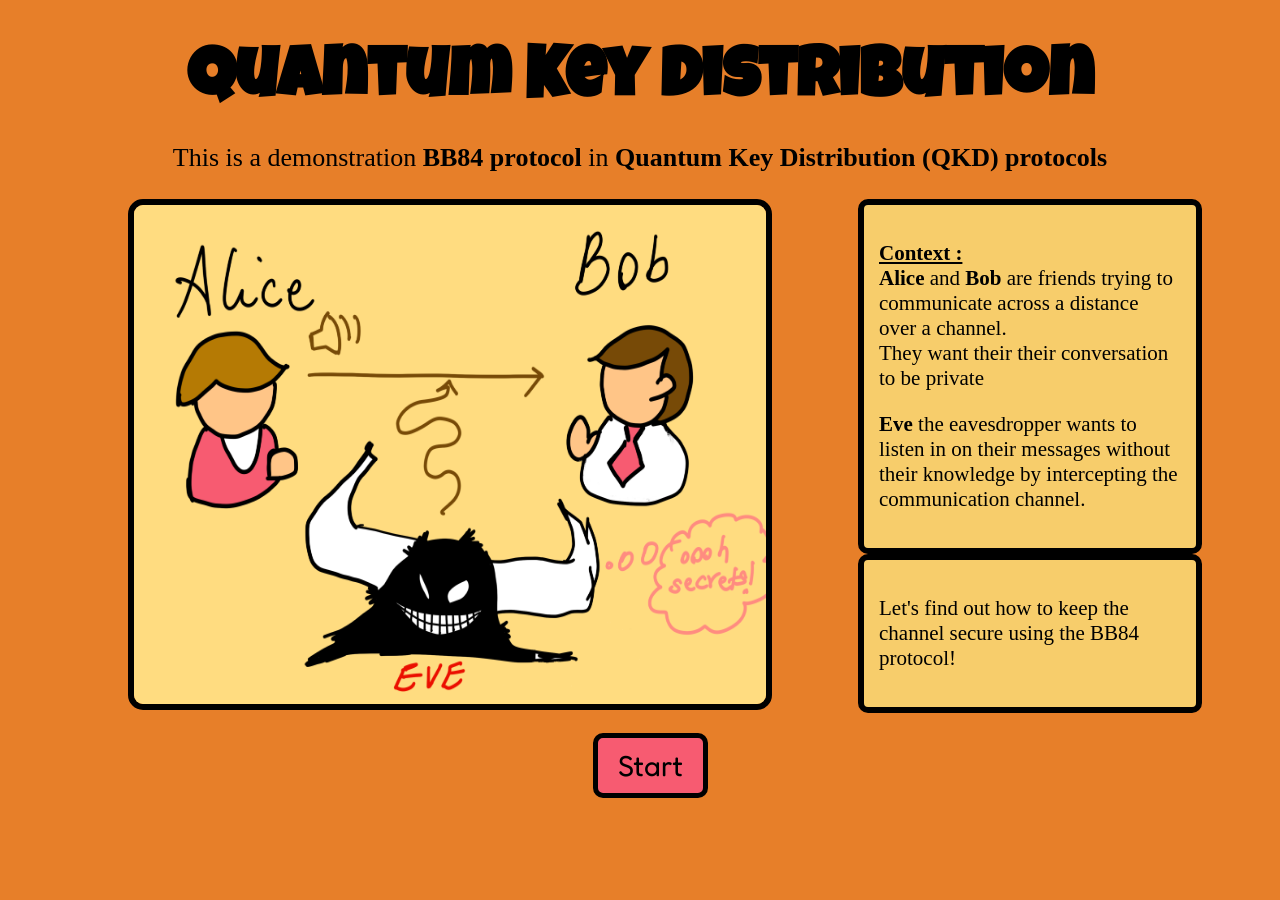
<file: index.html>
<!DOCTYPE html>
<html lang="en">
    <head>
        <meta charset="UTF-8">
        <meta name="viewport" content="width=device-width , initial-scale=1.0">
        <title>BB84 QKD simulator</title>
        <link rel="stylesheet" href="style0.css">
        <link href="https://fonts.googleapis.com/css2?family=Luckiest+Guy&family=Chewy&family=Fredoka+One&display=swap" rel="stylesheet">
        <link href="https://fonts.googleapis.com/css2?family=Bangers&family=Baloo+2&family=Paytone+One&display=swap" rel="stylesheet">

    </head>
    <body>
        <h1>Quantum Key Distribution</h1>
        <p class="toph">This is a demonstration <b>BB84 protocol</b> in <b>Quantum Key Distribution (QKD) protocols </b>
             </p>
        <div>
        <img class="img1" src="images/frame_01.png">
        <div class="box1">
        <p><b><U>Context :</U></b> <br><b>Alice</b> and <b>Bob</b> are friends trying to communicate across a distance over a channel.<br>They want their their conversation to be private</p>
        <p><b>Eve</b> the eavesdropper wants to listen in on their messages without their knowledge by intercepting the communication channel.</p>
        </div>
        <div class="box2">
            <p>Let's find out how to keep the channel secure using the BB84 protocol!</p>
        </div>
        </div>
        
        <div class="btn-container">
        <button class="start" onclick="showLoading()">Start</button>
        </div>
        <div id="loading-screen" style="display:none;">
            <h2>Loading<span id="dots">...</span></h2>
        </div>
        <script src="script.js"></script>
    </body>

</html>
</file>
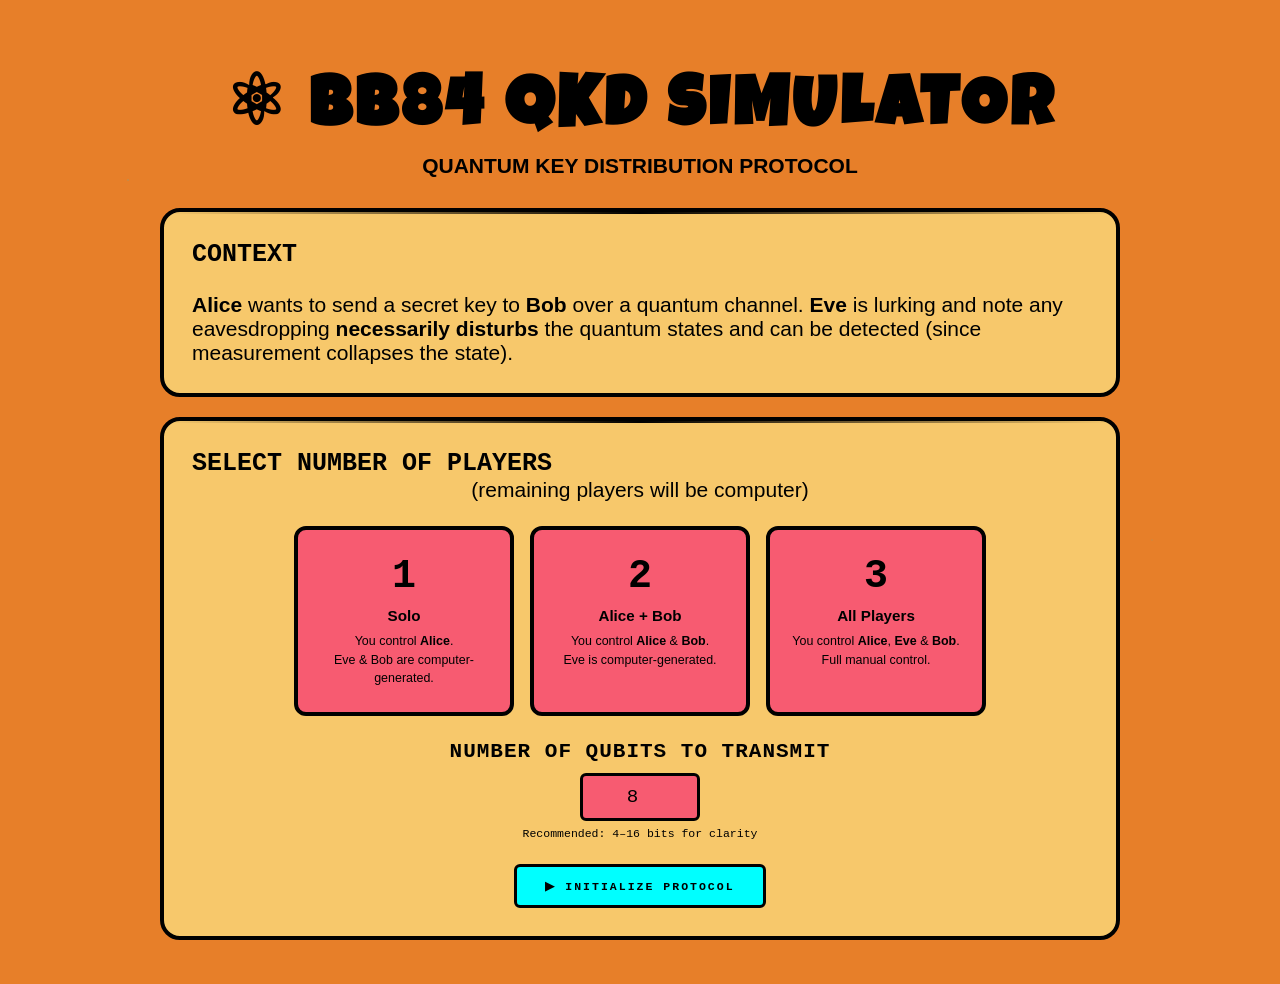
<file: bb84.html>
<!DOCTYPE html>
<html lang="en">
<head>
<meta charset="UTF-8"/>
<meta name="viewport" content="width=device-width, initial-scale=1.0"/>
<title>BB84 QKD Simulator</title>
 <link href="https://fonts.googleapis.com/css2?family=Luckiest+Guy&family=Chewy&family=Fredoka+One&display=swap" rel="stylesheet">
        <link href="https://fonts.googleapis.com/css2?family=Bangers&family=Baloo+2&family=Paytone+One&display=swap" rel="stylesheet">

    </head>
    <body><link rel="stylesheet" href="style.css"/>
</head>
<body>
<div class="app">

  <header>
    <h1>⚛ BB84 QKD SIMULATOR</h1>
    <p><b>QUANTUM KEY DISTRIBUTION PROTOCOL </b> </p>
  </header>

  <!-- PLAYER SELECT SCREEN -->
  <div id="screen-players">
    <div class="card neutral">
      <div class="header-p"><b>CONTEXT</b></div>
      <p >
        <br><strong>Alice</strong> wants to send a secret key to
        <strong>Bob</strong> over a quantum channel.
        <strong>Eve</strong> is lurking and note any eavesdropping
        <b>necessarily disturbs</b> the quantum states and can be detected (since measurement collapses the state).
      </p>
    </div>

    <div class="card neutral">
      <div class="header-p"><b>SELECT NUMBER OF PLAYERS</b> </div>
      <div class="text"><p>(remaining players will be computer)</p></div>
      <div class="player-options">
        <div class="player-card" id="pc1" onclick="selectPlayers(1)">
          <div class="player-count">1</div>
          <h3>Solo</h3>
          <p>You control <strong >Alice</strong>.<br>
          Eve &amp; Bob are computer-generated.</p>
        </div>
        <div class="player-card" id="pc2" onclick="selectPlayers(2)">
          <div class="player-count">2</div>
          <h3>Alice + Bob</h3>
          <p>You control <strong >Alice</strong> &amp; <strong>Bob</strong>.<br>
          Eve is computer-generated.</p>
        </div>
        <div class="player-card" id="pc3" onclick="selectPlayers(3)">
          <div class="player-count">3</div>
          <h3>All Players</h3>
          <p>You control <strong>Alice</strong>, <strong>Eve</strong> &amp; <strong>Bob</strong>.<br>
          Full manual control.</p>
        </div>
      </div>

      <div class="bit-count-area">
        <label><b>NUMBER OF QUBITS TO TRANSMIT</b></label>
        <div class="number"><input type="number" id="numBits" value="8" min="4" max="20"/></div>
        <div class="tooltip">Recommended: 4–16 bits for clarity</div>
      </div>

      <div class="btn-row" style="justify-content:center; margin-top:24px;">
        <button class="btn btn-primary" id="startBtn" onclick="startGame()" disabled>
          ▶ INITIALIZE PROTOCOL
        </button>
      </div>
    </div>
    
  </div>

  <!-- GAME SCREEN -->
  <div id="screen-game">

    <!-- Progress tracker -->
    <div class="progress-track" id="progressTrack"></div>

    <!-- STEP 1: Alice Input -->
    <div class="step-section" id="step-alice">
      <div class="img-box">
      <img src="images/frame_03.png">
    </div>
      <div class="card alice">
        <p><b>Prepare Alice's quantum states</b></p>
        <p>
          Alice prepares qubits by choosing a <strong style="color:var(--alice)">bit value</strong> (0 or 1)
          and a <strong >basis</strong> (Z = rectilinear ✚, X = diagonal ✕) for each qubit.
          <span id="alice-auto-note"></span>
        </p>

        <div class="bit-row">
          <div class="bit-row-label"><br><b>ALICE'S BITS (click to toggle 0 / 1)</b></div>
          <div class="bit-grid" id="aliceBits"></div>
        </div>
        <div class="bit-row">
          <div class="bit-row-label"><b>ALICE'S BASES (click to toggle Z / X)</b></div>
          <div class="bit-grid" id="aliceBases"></div>
        </div>

        <div class="divider"></div>

        <div class="bit-row">
          <p style="font-size: 17px;"><b>ALICE's QUANTUM STATES (auto-computed)</b><br></p>
          <div class="bit-grid" id="aliceStates"></div>
          <div class="legend">
            <div class="legend-item"><div class="legend-sym">|0⟩</div> Bit 0, Z-basis</div>
            <div class="legend-item"><div class="legend-sym">|1⟩</div> Bit 1, Z-basis</div>
            <div class="legend-item"><div class="legend-sym">|+⟩</div> Bit 0, X-basis</div>
            <div class="legend-item"><div class="legend-sym">|−⟩</div> Bit 1, X-basis</div>
          </div>
        </div>

        <div class="btn-row">
          <button class="btn btn-primary" onclick="goToEve()">NEXT → EVE INTERCEPTS</button>
          <button class="btn btn-ghost" onclick="randomizeAlice()">🎲 RANDOMIZE</button>
        </div>
      </div>
      
    </div>

    <!-- STEP 2: Eve Eavesdrop -->
    <div class="step-section" id="step-eve">
      <div class="img-box">
      <img src="images/frame_1.png">
    </div>
      

      <div class="card eve">
        <div ><b>EVE EAVESDROPPING</b></div>
        <p>
          Eve intercepts each qubit and measures it in her chosen basis before re-sending to Bob.
          If her basis doesn't match Alice's, she <em>collapses the quantum state</em>
          — introducing detectable errors.
          <span id="eve-auto-note"></span>
        </p>
        <div class="scanning-bar active" id="scanBar"></div>

        <div class="bit-row">
          <div>EVE'S MEASUREMENT BASES (click to toggle Z / X)</div>
          <div class="bit-grid" id="eveBases"></div>
        </div>
        <div class="bit-row">
          <div class="bit-row-label">EVE'S MEASURED STATES</div>
          <div class="bit-grid" id="eveMeasured"></div>
        </div>
        <div class="bit-row">
          <div class="bit-row-label">STATES FORWARDED TO BOB (re-prepared by Eve)</div>
          <div class="bit-grid" id="eveForwarded"></div>
        </div>

        <div class="info-box">
          ⚠ When Eve's basis matches Alice's: she gets the right bit and forwards the correct state.
          When it doesn't: she gets a random bit and forwards a disturbed state — Bob may measure the wrong value even with the correct basis.
        </div>

        <div class="btn-row">
          <button class="btn btn-eve" onclick="goToBob()">NEXT → BOB MEASURES</button>
          <button class="btn btn-ghost" onclick="goToAlice()">← BACK</button>
          <button class="btn btn-ghost" onclick="randomizeEve()">🎲 RANDOMIZE</button>
        </div>
      </div>
    </div>

    <!-- STEP 3: Bob Input -->
    <div class="step-section" id="step-bob">
      <div class="img-box">
      <img src="images/frame_5.png">
    </div>
      <div class="card bob">
        <p><b>BOB MEASURES QUBITS</b></p>
        <p>
          Bob receives the qubits (possibly disturbed by Eve) and measures each in a randomly chosen basis.
          He doesn't know Alice's bases yet.<br><br>
          <span id="bob-auto-note"></span>
        </p>

        <div class="bit-row">
          <div class="bit-row-label"><b>BOB'S MEASUREMENT BASES (click to toggle Z / X)</b></div>
          <div class="bit-grid" id="bobBases"></div>
        </div>
        <div class="bit-row">
          <div class="bit-row-label"><b>BOB'S MEASURED BITS</b></div>
          <div class="bit-grid" id="bobMeasured"></div>
        </div>

        <div class="btn-row">
          <button class="btn btn-bob" onclick="goToSift()">NEXT → SIFT KEY</button>
          <button class="btn btn-ghost" onclick="goToEve()">← BACK</button>
          <button class="btn btn-ghost" onclick="randomizeBob()">🎲 RANDOMIZE</button>
        </div>
      </div>
    </div>

    <!-- STEP 4: Sift & Results -->
    <div class="step-section" id="step-results">
      <div class="card neutral">
        <div class="card-title neutral">📡 BASIS RECONCILIATION — PUBLIC CHANNEL</div>
        <p style="font-size:0.82rem; color:var(--muted); margin-bottom:16px; line-height:1.6;">
          Alice and Bob compare their <em>bases only</em> (not bits) over a public channel.
          They keep only the bits where their bases matched. This is the <strong >sifted key</strong>.
        </p>

        <div style="overflow-x:auto;">
          <table class="result-table" id="resultTable">
            <thead>
              <tr>
                <th>#</th>
                <th style="color:var(--alice)">Alice Bit</th>
                <th style="color:var(--alice)">Alice Basis</th>
                <th style="color:var(--alice)">Alice State</th>
                <th style="color:var(--eve)">Eve Basis</th>
                <th style="color:var(--eve)">Eve Measured</th>
                <th style="color:var(--bob)">Bob Basis</th>
                <th style="color:var(--bob)">Bob Measured</th>
                <th style="color:var(--gold)">Match?</th>
                <th style="color:var(--gold)">Key Bit</th>
              </tr>
            </thead>
            <tbody id="resultBody"></tbody>
          </table>
        </div>

        <div class="stats" id="statsRow"></div>

        <div id="keySection">
          <div class="key-display">
            <div class="key-label">ALICE'S SIFTED KEY</div>
            <div class="key-value" id="aliceKey"></div>
          </div>
          <div class="key-display" style="margin-top:8px;">
            <div class="key-label">BOB'S SIFTED KEY</div>
            <div class="key-value" id="bobKey"></div>
          </div>
        </div>

        <div id="eveAlert"></div>

        <div class="btn-row" style="margin-top:24px;">
          <button class="btn btn-ghost" onclick="goToBob()">← BACK</button>
          <button class="btn btn-gold" onclick="resetGame()">🔄 NEW SIMULATION</button>
        </div>
      </div>
    </div>

  </div><!-- end screen-game -->

</div><!-- end app -->

<script src="script.js"></script>
</body>
</html>
</file>
<file: style0.css>
body {
    background-color: rgb(231, 127, 41);
}
h1 {
    font-family: "Luckiest Guy" ;
    align-content: center;
    text-align: center;
    font-size: 70px;
    margin-bottom: 10px;
}

.toph {
    text-align: center;
    font-size: 26px;

}

p {
    font-size: 21px;
    font-family: "Comic Sans MS";
    margin-top: none;
}
.box1 {
    background-color: rgb(247, 205, 107);
    border:6px solid black;
    border-radius:10px;
    padding:15px;
    margin-left:850px;
    margin-right:70px
    
}
.box2 {
    background-color:  rgb(247, 205, 107);
    border:6px solid black;
    border-radius:10px;
    padding:15px;
    margin-left:850px;
    margin-right:70px;
    margin-top:0px;
}

.img1{
    float:left;
    margin-left:120px;
    margin-right:0px;
    width: 50%;
    height: 499px;
    align-self: center;
    border: 6px solid black;
    border-radius: 15px;
}

.btn-container {
    display:flex;
    justify-content: center;
    margin-top: 20px;
}

.start {
    background-color: rgb(247, 91, 113);
    margin:20px autp;
    color:black;
    font-size: 29px;
    padding:10px 20px;
    border:5px solid black;
    border-radius: 10px;
    cursor:pointer;
    font-family: "Fredoka One";
    margin-left: 20px;
}
.start:hover {
    background-color: aqua;
    color:black;
}
#loading-screen {
    text-align :center;
    font-size: 24px;
    font-family:"Fredoka One", cursive;
    margin-top: 7px;
}
</file>
<file: style.css>
/* ─── CSS Variables ──────────────────────────────────────────────────────── */
:root {
  --bg: rgb(231, 127, 41);
  --surface: rgb(247, 200, 107);
  --surface2:  rgb(247, 91, 113);
  --border: black;
  --alice: black;
  --bob: black;
  --eve: black;
  --gold: black;
  --text:black;
  --muted: black;
  --radius: 8px;
  --glow-alice: 0 0 20px rgba(0,212,255,0.3);
  --glow-bob: 0 0 20px rgba(0,255,136,0.3);
  --glow-eve: 0 0 20px rgba(255,58,110,0.3);
}

/* ─── Reset & Base ───────────────────────────────────────────────────────── */
* { box-sizing: border-box; margin: 0; padding: 0; }

body {
  background: var(--bg);
  color: var(--text);
  font-family: 'Comic Sans MS', sans-serif;
  min-height: 100vh;
  overflow-x: hidden;
}
h1{
    font-family: "Luckiest Guy" ;
    font-size: 70px;
    align-items: center;
    text-align: center;
    margin-bottom: 0px;
}

/* Starfield background */
body::before {
  content: '';
  position: fixed;
  inset: 0;
  background-image:
    radial-gradient(1px 1px at 10% 20%, rgba(0,212,255,0.4) 0%, transparent 100%),
    radial-gradient(1px 1px at 80% 10%, rgba(0,255,136,0.3) 0%, transparent 100%),
    radial-gradient(1px 1px at 50% 80%, rgba(255,58,110,0.3) 0%, transparent 100%),
    radial-gradient(1px 1px at 90% 60%, rgba(0,212,255,0.2) 0%, transparent 100%),
    radial-gradient(1px 1px at 30% 90%, rgba(0,255,136,0.2) 0%, transparent 100%);
  pointer-events: none;
  z-index: 0;
}

.app { position: relative; z-index: 1; max-width: 1000px; margin: 0 auto; padding: 20px; }

/* ─── Header ─────────────────────────────────────────────────────────────── */
header { text-align: center; padding: 40px 0 30px; }
header h1 {
  font-family: 'Luckiest Guy', monospace;
  font-size: 70px;
  font-weight: 900;
  letter-spacing: 4px;
  background: black;
  -webkit-background-clip: text;
  -webkit-text-fill-color: transparent;
  background-clip: text;
  margin-bottom: 8px;
}
.header-p {
  font-family: 'Comic Sans MS', monospace;
  font-size: 25px;
}
p {
    font-size: 21px;

}
.text {
  text-align: center;
}

/* ─── Progress Bar ───────────────────────────────────────────────────────── */
.progress-track {
  display: flex;
  align-items: center;
  justify-content: center;
  gap: 0;
  margin: 20px 0 30px;
  padding: 0 10px;
}
.prog-node {
  display: flex;
  flex-direction: column;
  align-items: center;
  gap: 6px;
}
.prog-circle {
  width: 36px; height: 36px;
  border-radius: 50%;
  border: 2px solid var(--border);
  background: var(--surface);
  display: flex; align-items: center; justify-content: center;
  font-family: 'Orbitron', monospace;
  font-size: 0.75rem;
  font-weight: 700;
  color: var(--muted);
  transition: all 0.4s ease;
  position: relative;
}
.prog-circle.alice-active { border-color: var(--alice); color: var(--alice); box-shadow: var(--glow-alice); }
.prog-circle.eve-active   { border-color: var(--eve);   color: var(--eve);   box-shadow: var(--glow-eve); }
.prog-circle.bob-active   { border-color: var(--bob);   color: var(--bob);   box-shadow: var(--glow-bob); }
.prog-circle.done         { background: var(--surface2); }
.prog-circle.alice-done   { border-color: var(--alice); color: var(--alice); }
.prog-circle.eve-done     { border-color: var(--eve);   color: var(--eve); }
.prog-circle.bob-done     { border-color: var(--bob);   color: var(--bob); }

.prog-label {
  font-size: 0.6rem;
  font-family: 'Comic Sans MS', monospace;
  color: var(--muted);
  text-transform: uppercase;
  letter-spacing: 1px;
  white-space: nowrap;
  transition: color 0.3s;
}
.prog-label.alice-active { color: var(--alice); }
.prog-label.eve-active   { color: var(--eve); }
.prog-label.bob-active   { color: var(--bob); }

.prog-line {
  flex: 1;
  height: 2px;
  background: var(--border);
  min-width: 20px;
  max-width: 60px;
  margin-bottom: 22px;
  transition: background 0.4s;
}
.prog-line.lit { background: linear-gradient(90deg, var(--alice), var(--bob)); }

/* ─── Cards ──────────────────────────────────────────────────────────────── */
@keyframes fadeIn {
  from { opacity: 0; transform: translateY(10px); }
  to   { opacity: 1; transform: translateY(0); }
}

.card {
  background: var(--surface);
  border: 4px solid black;
  border-radius: 20px;
  padding: 28px;
  margin-bottom: 20px;
  position: relative;
  overflow: hidden;
  animation: fadeIn 0.4s ease;
}
.card::before {
  content: '';
  position: absolute;
  top: 0; left: 0; right: 0;
  height: 2px;
}
.card.alice::before   { background: linear-gradient(90deg, transparent, var(--alice), transparent); }
.card.bob::before     { background: linear-gradient(90deg, transparent, var(--bob), transparent); }
.card.eve::before     { background: linear-gradient(90deg, transparent, var(--eve), transparent); }
.card.neutral::before { background: linear-gradient(90deg, transparent, var(--gold), transparent); }

.card-title {
  font-family: 'Comic Sans MS', monospace;
  font-size: 0.8rem;
  letter-spacing: 3px;
  text-transform: uppercase;
  margin-bottom: 18px;
  display: flex;
  align-items: center;
  gap: 10px;
}
.card-title.alice   { color: var(--alice); }
.card-title.bob     { color: var(--bob); }
.card-title.eve     { color: var(--eve); }
.card-title.neutral { color: var(--gold); }

.card-title .icon {
  width: 28px; height: 28px;
  border-radius: 50%;
  display: flex; align-items: center; justify-content: center;
  font-size: 0.9rem;
}
.card-title.alice .icon { background: rgba(0,212,255,0.15); }
.card-title.bob .icon   { background: rgba(0,255,136,0.15); }
.card-title.eve .icon   { background: rgba(255,58,110,0.15); }

/* ─── Player Selection Screen ────────────────────────────────────────────── */
#screen-players { display: block; }
#screen-game    { display: none; }

.player-options {
  display: flex;
  gap: 16px;
  justify-content: center;
  flex-wrap: wrap;
  margin: 24px 0;
}
.player-card {
  background: var(--surface2);
  border: 4px solid var(--border);
  border-radius: 12px;
  padding: 24px 20px;
  width: 220px;
  cursor: pointer;
  transition: all 0.3s ease;
  text-align: center;
}
.player-card:hover    { border-color: aqua; box-shadow: var(--glow-alice); transform: translateY(-3px); }
.player-card.selected { border-color: aqua; box-shadow: var(--glow-alice); }
.player-count { font-family: 'Comic Sans MS', monospace; font-size: 2.5rem; font-weight: 900; color: var(--alice); margin-bottom: 8px; }
.player-card h3 { font-size: 0.95rem; color: var(--text); margin-bottom: 8px; }
.player-card p  { font-size: 0.78rem; color: var(--muted); line-height: 1.5; }

.bit-count-area { text-align: center; margin: 20px 0; }
.bit-count-area label {
  display: block;
  font-family: 'Comic Sans MS', monospace;
  font-size: 21px;
  color: var(--muted);
  margin-bottom: 10px;
  letter-spacing: 1px;
}
.bit-count-area input[type=number] {
  background: var(--surface2);
  border: 3px solid var(--border);
  border-radius: 6px;
  color: var(--alice);
  font-family: 'COmic Sans MS', monospace;
  font-size: 1.2rem;
  padding: 10px 20px;
  width: 120px;
  text-align: center;
  outline: none;
  transition: border-color 0.2s;
}
.bit-count-area input:focus { border-color: var(--alice); }

/* ─── Bit Grid ───────────────────────────────────────────────────────────── */
.bit-row { margin-bottom: 18px; }
.bit-row-label {
  font-family: 'Comic Sans MS', monospace;
  font-size: 17px;
  color: black;
  letter-spacing: 2px;
  text-transform: uppercase;
  margin-bottom: 8px;
}
.bit-grid {
  display: flex;
  flex-wrap: wrap;
  gap: 6px;
}
.bit-cell {
  width: 44px; height: 44px;
  border-radius: 6px;
  border: 2px solid var(--border);
  background: var(--surface2);
  display: flex; align-items: center; justify-content: center;
  font-family: 'Comic Sans MS', monospace;
  font-size: 0.95rem;
  font-weight: 700;
  cursor: pointer;
  transition: all 0.2s ease;
  user-select: none;
  position: relative;
}

.img-box {
  float: right;
  width: 600px;
  border: 4px solid var(--border);
  border-radius: 12px;
  padding: 16px;
  background: var(--surface);
  margin-left: 24px;
  margin-bottom: 24px;
  margin-right:-200px
}

.img-box img {
  width: 100%;
  height: auto;
  display: block;
  border-radius: 8px;
}
.bit-cell:hover          { transform: scale(1.08); }
.bit-cell.readonly       { cursor: default; }
.bit-cell.readonly:hover { transform: none; }

/* Alice */
.bit-cell.alice-bit-0  { border-color: rgba(0,212,255,0.5); color: var(--alice); }
.bit-cell.alice-bit-1  { border-color: var(--alice); color: var(--alice); background: rgba(0,212,255,0.12); }
.bit-cell.alice-base-Z { border-color: rgba(0,212,255,0.5); color: var(--alice); }
.bit-cell.alice-base-X { border-color: var(--alice); color: var(--alice); background: rgba(0,212,255,0.12); }

/* Bob */
.bit-cell.bob-base-Z { border-color: rgba(0,255,136,0.5); color: var(--bob); }
.bit-cell.bob-base-X { border-color: var(--bob); color: var(--bob); background: rgba(0,255,136,0.12); }

/* Eve */
.bit-cell.eve-base-Z { border-color: rgba(255,58,110,0.5); color: var(--eve); }
.bit-cell.eve-base-X { border-color: var(--eve); color: var(--eve); background: rgba(255,58,110,0.12); }

/* State / result modifiers */
.bit-cell.state        { font-size: 1.3rem; }
.bit-cell.match        { border-color: var(--gold); background: rgba(255,215,0,0.08); }
.bit-cell.mismatch     { border-color: var(--muted); opacity: 0.4; }
.bit-cell.key-bit      { border-color: var(--gold); color: var(--gold); background: rgba(255,215,0,0.15); font-size: 1rem; }
.bit-cell.eavesdropped { border-color: var(--eve) !important; }
.bit-cell.disturbed    { border-color: var(--eve); background: rgba(255,58,110,0.1); color: var(--eve); }

/* ─── Legend ─────────────────────────────────────────────────────────────── */
.legend {
  display: flex;
  gap: 12px;
  flex-wrap: wrap;
  margin-top: 12px;
  padding: 12px;
  background: var(--bg);
  border-radius: 6px;
  border: 1px solid var(--border);
}
.legend-item {
  display: flex;
  align-items: center;
  gap: 6px;
  font-family: 'Comic Sans MS', monospace;
  font-size: 0.72rem;
  color: var(--muted);
}
.legend-sym {
  width: 30px; height: 30px;
  border-radius: 4px;
  border: 1px solid var(--border);
  display: flex; align-items: center; justify-content: center;
  font-size: 1rem;
}

/* ─── Buttons ────────────────────────────────────────────────────────────── */
.btn {
  padding: 12px 28px;
  border-radius: 6px;
  border: none;
  font-family: 'Comic Sans MS', monospace;
  font-size: 0.72rem;
  font-weight: 700;
  letter-spacing: 2px;
  cursor: pointer;
  transition: all 0.25s ease;
  text-transform: uppercase;
}
.btn-primary { background: aqua; color: var(--alice); border: 3px solid var(--alice); }
.btn-primary:hover { background: rgba(0,212,255,0.25); box-shadow: var(--glow-alice); }

.btn-bob { background: aqua; color: black; border: 3px solid black; }
.btn-bob:hover { background: rgba(0,255,136,0.25); box-shadow: var(--glow-bob); }

.btn-eve {background: aqua; color: black; border: 3px solid black; }
.btn-eve:hover { background: rgba(255,58,110,0.25); box-shadow: var(--glow-eve); }

.btn-gold { background: linear-gradient(135deg, rgba(255,215,0,0.2), rgba(255,215,0,0.05)); color: var(--gold); border: 1px solid var(--gold); }
.btn-gold:hover { background: rgba(255,215,0,0.25); box-shadow: 0 0 20px rgba(255,215,0,0.3); }

.btn-ghost { background: transparent; color: var(--muted); border: 1px solid var(--border); }
.btn-ghost:hover { color: var(--text); border-color: var(--muted); }

.btn-row {
  display: flex;
  gap: 12px;
  margin-top: 20px;
  flex-wrap: wrap;
  align-items: center;
}

/* ─── Result Table ───────────────────────────────────────────────────────── */
.result-table {
  width: 100%;
  border-collapse: collapse;
  font-family: 'Comic Sans MS', monospace;
  font-size: 0.8rem;
  margin-top: 16px;
  overflow-x: auto;
  display: block;
}
.result-table th {
  background: var(--surface2);
  color: var(--muted);
  padding: 10px 8px;
  text-align: center;
  font-size: 0.68rem;
  letter-spacing: 1px;
  text-transform: uppercase;
  border-bottom: 1px solid var(--border);
  white-space: nowrap;
}
.result-table td {
  padding: 8px 6px;
  text-align: center;
  border-bottom: 1px solid rgba(30,58,95,0.4);
  font-size: 1rem;
}
.result-table tr:hover td { background: rgba(255,255,255,0.02); }
.result-table .col-alice   { color: var(--alice); }
.result-table .col-bob     { color: var(--bob); }
.result-table .col-eve     { color: var(--eve); }
.result-table .col-match   { color: var(--gold); }
.result-table .col-mismatch { color: var(--muted); opacity: 0.5; }
.result-table .col-key     { color: var(--gold); font-weight: bold; }
.result-table .col-discard { color: var(--muted); opacity: 0.4; font-size: 0.7rem; }

/* ─── Key Display ────────────────────────────────────────────────────────── */
.key-display {
  background: var(--bg);
  border: 1px solid var(--gold);
  border-radius: 8px;
  padding: 16px 20px;
  margin-top: 16px;
  font-family: 'Comic Sans MS', monospace;
}
.key-label {
  font-size: 0.65rem;
  letter-spacing: 2px;
  color: var(--muted);
  text-transform: uppercase;
  margin-bottom: 8px;
}
.key-value {
  font-size: 1.1rem;
  color: var(--gold);
  letter-spacing: 4px;
  word-break: break-all;
}
.key-empty { color: var(--muted); font-size: 0.85rem; }

/* ─── Alerts ─────────────────────────────────────────────────────────────── */
.alert {
  padding: 14px 18px;
  border-radius: 8px;
  font-size: 0.85rem;
  margin-top: 16px;
  border: 1px solid;
  line-height: 1.6;
}
.alert-warning { border-color: var(--eve); background: rgba(255,58,110,0.08); color: #f52f64; }
.alert-success { border-color: var(--bob); background: rgba(0,255,136,0.08); color: #0d9c50; }
.alert-info    { border-color: var(--alice); background: rgba(0,212,255,0.08); color: #80e8ff; }
.alert strong  { font-family: 'Comic Sans MS', monospace; font-size: 0.75rem; letter-spacing: 1px; }

/* ─── Info Box ───────────────────────────────────────────────────────────── */
.info-box {
  background: var(--bg);
  border-left: 3px solid var(--muted);
  padding: 10px 14px;
  margin-top: 12px;
  border-radius: 0 4px 4px 0;
  font-size: 0.8rem;
  color: var(--muted);
  line-height: 1.6;
}

/* ─── Stat Pills ─────────────────────────────────────────────────────────── */
.stats {
  display: flex;
  gap: 12px;
  flex-wrap: wrap;
  margin-top: 16px;
}
.stat-pill {
  background: var(--surface2);
  border: 1px solid var(--border);
  border-radius: 20px;
  padding: 6px 16px;
  font-family: 'Comic Sans MS', monospace;
  font-size: 0.75rem;
  display: flex;
  align-items: center;
  gap: 6px;
}
.stat-pill .stat-num { font-size: 1rem; font-weight: 700; }
.stat-pill.alice-stat { border-color: rgba(0,212,255,0.3); }
.stat-pill.alice-stat .stat-num { color: var(--alice); }
.stat-pill.bob-stat   { border-color: rgba(0,255,136,0.3); }
.stat-pill.bob-stat .stat-num   { color: var(--bob); }
.stat-pill.eve-stat   { border-color: rgba(255,58,110,0.3); }
.stat-pill.eve-stat .stat-num   { color: var(--eve); }
.stat-pill.gold-stat  { border-color: rgba(255,215,0,0.3); }
.stat-pill.gold-stat .stat-num  { color: var(--gold); }

/* ─── Auto Badge ─────────────────────────────────────────────────────────── */
.auto-badge {
  display: inline-block;
  background: rgba(255,215,0,0.1);
  border: 1px solid rgba(255,215,0,0.3);
  border-radius: 4px;
  padding: 2px 8px;
  font-size: 0.65rem;
  font-family: 'Comic Sans MS', monospace;
  color: var(--gold);
  letter-spacing: 1px;
  margin-left: 8px;
  vertical-align: middle;
}

/* ─── Step Sections ──────────────────────────────────────────────────────── */
.step-section        { 
  margin-left: -200px;
  display: none; }
.step-section.active { display: block; }

/* ─── Misc ───────────────────────────────────────────────────────────────── */
.divider {
  height: 1px;
  background: linear-gradient(90deg, transparent, var(--border), transparent);
  margin: 20px 0;
}

.tooltip {
  font-size: 0.72rem;
  color: var(--muted);
  margin-top: 6px;
  font-family: 'Comic Sans MS', monospace;
}

select {
  background: var(--surface2);
  border: 1px solid var(--border);
  border-radius: 6px;
  color: var(--text);
  font-family: 'Comic Sans MS', monospace;
  font-size: 0.85rem;
  padding: 6px 12px;
  outline: none;
  cursor: pointer;
}
select:focus { border-color: var(--alice); }

/* ─── Animations ─────────────────────────────────────────────────────────── */
@keyframes pulse-eve {
  0%, 100% { box-shadow: 0 0 8px rgba(255,58,110,0.4); }
  50%       { box-shadow: 0 0 24px rgba(255,58,110,0.8); }
}
.eve-pulse { animation: pulse-eve 2s infinite; }

@keyframes scan {
  0%   { transform: translateX(-100%); }
  100% { transform: translateX(400%); }
}
.scanning-bar {
  height: 2px;
  background: linear-gradient(90deg, transparent, var(--eve), transparent);
  margin: 8px 0;
  overflow: hidden;
  border-radius: 2px;
  display: none;
}
.scanning-bar.active { display: block; }
.scanning-bar::after {
  content: '';
  display: block;
  height: 100%;
  width: 40%;
  background: var(--eve);
  animation: scan 1.5s ease-in-out infinite;
}

/* ─── Responsive ─────────────────────────────────────────────────────────── */
@media (max-width: 600px) {
  .bit-cell { width: 36px; height: 36px; font-size: 0.8rem; }
  .player-options { flex-direction: column; align-items: center; }
  .player-card { width: 100%; max-width: 300px; }
}
</file>
